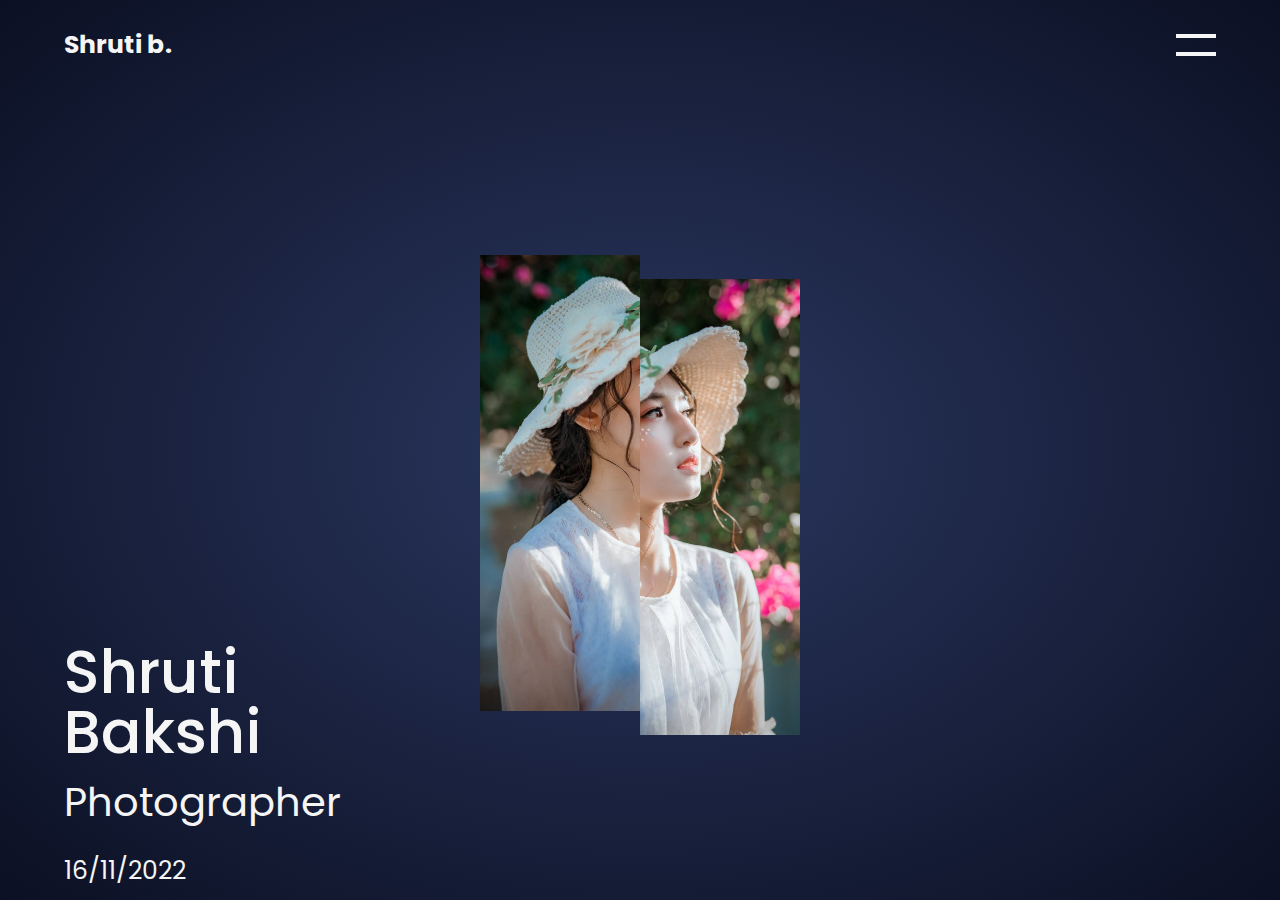
<file: index.html>
<!DOCTYPE html>
<html lang="en">
  <head>
    <meta charset="UTF-8" />
    <meta http-equiv="X-UA-Compatible" content="IE=edge" />
    <meta name="viewport" content="width=device-width, initial-scale=1.0" />
    <link rel="preconnect" href="https://fonts.googleapis.com" />
    <link rel="preconnect" href="https://fonts.gstatic.com" crossorigin />
    <link
      href="https://fonts.googleapis.com/css2?family=Poppins:wght@400;500&display=swap"
      rel="stylesheet"
    />
    <link rel="stylesheet" href="./styles/styles.css" />
    <title>Shruti Bakshi | Professional Photographer</title>
  </head>
  <body>
    <header class="main-head">
      <nav>
        <a class="logo" href="./">Shruti b.</a>
        <div class="nav-links">
          <div class="social-links">
            <h4>Social:</h4>
            <ul class="links">
              <li><a href="#">Instagram</a></li>
              <li><a href="#">Youtube</a></li>
              <li><a href="#">Facebook</a></li>
            </ul>
          </div>
          <div class="contact">
            <h4>Contact:</h4>
            <ul class="links">
              <li><a href="#">shrutik@gmail.com</a></li>
              <li><a href="#">+91-9999999999</a></li>
            </ul>
          </div>
        </div>
        <div class="burger">
          <span class="line line1"></span>
          <span class="line line2"></span>
        </div>
      </nav>
    </header>
    <main>
      <section class="intro">
        <div class="intro-texts">
          <h1>Shruti Bakshi</h1>
          <h2>Photographer</h2>
          <p>16/11/2022</p>
        </div>
        <a class="intro-images-container" href="./about/"
          ><div class="intro-images">
            <img src="./img/hero-left.jpg" alt="" class="hero-left" /><img
              src="./img/hero-right.jpg"
              alt=""
              class="hero-right"
            /></div
        ></a>
      </section>
    </main>
    <script src="./app.js"></script>
  </body>
</html>
</file>
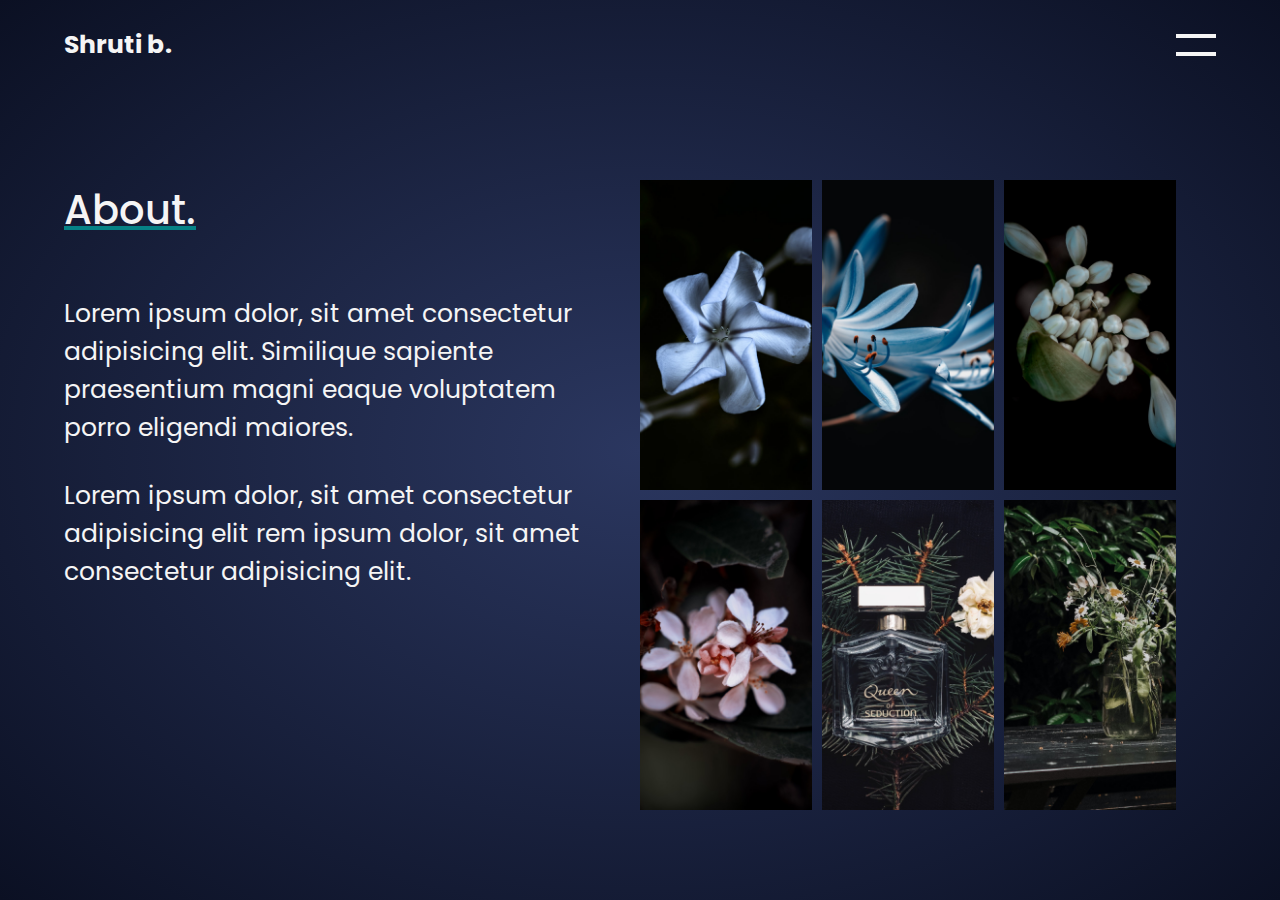
<file: about/index.html>
<!DOCTYPE html>
<html lang="en">
  <head>
    <meta charset="UTF-8" />
    <meta http-equiv="X-UA-Compatible" content="IE=edge" />
    <meta name="viewport" content="width=device-width, initial-scale=1.0" />
    <link rel="preconnect" href="https://fonts.googleapis.com" />
    <link rel="preconnect" href="https://fonts.gstatic.com" crossorigin />
    <link
      href="https://fonts.googleapis.com/css2?family=Poppins:wght@400;500&display=swap"
      rel="stylesheet"
    />
    <link rel="stylesheet" href="../styles/styles.css" />
    <title>Shruti Bakshi | Professional Photographer</title>
  </head>
  <body>
    <header class="main-head">
      <nav>
        <a class="logo" href="../">Shruti b.</a>
        <div class="nav-links">
          <div class="social-links">
            <h4>Social:</h4>
            <ul class="links">
              <li><a href="#">Instagram</a></li>
              <li><a href="#">Youtube</a></li>
              <li><a href="#">Facebook</a></li>
            </ul>
          </div>
          <div class="contact">
            <h4>Contact:</h4>
            <ul class="links">
              <li><a href="#">shrutik@gmail.com</a></li>
              <li><a href="#">+91-9999999999</a></li>
            </ul>
          </div>
        </div>
        <div class="burger">
          <span class="line line1"></span>
          <span class="line line2"></span>
        </div>
      </nav>
    </header>
    <main>
      <section class="about">
        <div class="about-texts">
          <h2>About.</h2>
          <p>
            Lorem ipsum dolor, sit amet consectetur adipisicing elit. Similique
            sapiente praesentium magni eaque voluptatem porro eligendi maiores.
          </p>
          <p>
            Lorem ipsum dolor, sit amet consectetur adipisicing elit rem ipsum
            dolor, sit amet consectetur adipisicing elit.
          </p>
        </div>
        <ul class="about-gallary">
          <li><img src="../img/gallary1.jpg" alt="" /></li>
          <li><img src="../img/gallary2.jpg" alt="" /></li>
          <li><img src="../img/gallary3.jpg" alt="" /></li>
          <li><img src="../img/gallary4.jpg" alt="" /></li>
          <li><img src="../img/gallary5.jpg" alt="" /></li>
          <li><img src="../img/gallary6.jpg" alt="" /></li>
        </ul>
      </section>
    </main>
    <script src="../app.js"></script>
  </body>
</html>
</file>
<file: styles/styles.css>
*,
*::after,
*::before {
  margin: 0px;
  padding: 0px;
  -webkit-box-sizing: border-box;
          box-sizing: border-box;
}

html {
  font-size: 62.5%;
}

body {
  font-family: "Poppins", sans-serif;
  background: radial-gradient(rgb(43, 55, 96), rgb(11, 16, 35));
  background-repeat: no-repeat;
  color: #f5f5f5;
}

h1 {
  font-size: 6rem;
}

h2 {
  font-size: 4rem;
}

h3 {
  font-size: 3.5rem;
}

h4,
h5 {
  font-size: 2.8rem;
}

p,
span,
input,
label,
li,
a,
button,
select,
option {
  font-size: 2.5rem;
  color: #f5f5f5;
}

ul,
ol {
  list-style: none;
}

a {
  text-decoration: none;
}

nav {
  display: -webkit-box;
  display: -ms-flexbox;
  display: flex;
  -webkit-box-pack: justify;
      -ms-flex-pack: justify;
          justify-content: space-between;
  -webkit-box-align: center;
      -ms-flex-align: center;
          align-items: center;
  min-height: 10vh;
  width: 90%;
  margin: auto;
  padding: 1rem 0;
}

.logo {
  font-weight: bold;
}

.nav-links {
  background: rgba(0, 0, 0, 0.4);
  -webkit-backdrop-filter: blur(3rem);
          backdrop-filter: blur(3rem);
  position: fixed;
  top: -100%;
  left: 0;
  width: 100%;
  height: 100%;
  padding: 10rem 5%;
  display: -webkit-box;
  display: -ms-flexbox;
  display: flex;
  -webkit-box-pack: center;
      -ms-flex-pack: center;
          justify-content: center;
  z-index: 2;
  -webkit-transition: -webkit-transform 0.4s ease;
  transition: -webkit-transform 0.4s ease;
  transition: transform 0.4s ease;
  transition: transform 0.4s ease, -webkit-transform 0.4s ease;
  overflow-y: scroll;
}
.nav-links h4 {
  padding-bottom: 2rem;
}
.nav-links p,
.nav-links a {
  font-size: 2.2rem;
  text-decoration: underline;
}

.social-links,
.contact {
  -webkit-box-flex: 1;
      -ms-flex: 1;
          flex: 1;
}
.social-links li,
.contact li {
  padding: 1rem 0;
}

.nav-open {
  -webkit-transform: translateY(100%);
          transform: translateY(100%);
}

.burger {
  display: -webkit-box;
  display: -ms-flexbox;
  display: flex;
  -webkit-box-orient: vertical;
  -webkit-box-direction: normal;
      -ms-flex-direction: column;
          flex-direction: column;
  -webkit-box-pack: center;
      -ms-flex-pack: center;
          justify-content: center;
  -webkit-box-align: center;
      -ms-flex-align: center;
          align-items: center;
  cursor: pointer;
  z-index: 2;
}

.line {
  padding: 0.2rem 2rem;
  margin: 0.7rem 0;
  background: #f5f5f5;
  -webkit-transition: all 0.4s ease;
  transition: all 0.4s ease;
}

.toggle {
  position: fixed;
  right: 5%;
}

.toggle .line1 {
  -webkit-transform: translateY(220%) rotateZ(45deg);
          transform: translateY(220%) rotateZ(45deg);
}

.toggle .line2 {
  -webkit-transform: translateY(-220%) rotateZ(-45deg);
          transform: translateY(-220%) rotateZ(-45deg);
}

.intro {
  min-height: 90vh;
  width: 90%;
  margin: auto;
  display: grid;
  grid-template-columns: 1fr 1fr 1fr;
}

.intro-texts {
  -ms-flex-item-align: end;
      align-self: end;
}
.intro-texts h1 {
  font-weight: 500;
  line-height: 1;
}
.intro-texts h2 {
  font-weight: 400;
  padding: 1rem 0;
}
.intro-texts p {
  padding: 1rem 0;
}

.intro-images-container {
  -ms-flex-item-align: center;
      align-self: center;
  justify-self: center;
  margin: 4rem 0;
}

.intro-images {
  display: -webkit-box;
  display: -ms-flexbox;
  display: flex;
  -webkit-box-pack: center;
      -ms-flex-pack: center;
          justify-content: center;
  -webkit-box-align: center;
      -ms-flex-align: center;
          align-items: center;
  overflow: hidden;
}
.intro-images img {
  max-width: 16rem;
  -webkit-transition: -webkit-transform 0.4s ease;
  transition: -webkit-transform 0.4s ease;
  transition: transform 0.4s ease;
  transition: transform 0.4s ease, -webkit-transform 0.4s ease;
  -o-object-fit: cover;
     object-fit: cover;
}

.hero-left {
  -webkit-transform: translateY(-5%);
          transform: translateY(-5%);
}

.hero-right {
  -webkit-transform: translateY(5%);
          transform: translateY(5%);
}

.intro-images:hover img {
  -webkit-transform: translateY(0);
          transform: translateY(0);
}

.about {
  min-height: 90vh;
  width: 90%;
  margin: auto;
  padding: 5rem 0;
  display: -webkit-box;
  display: -ms-flexbox;
  display: flex;
}

.about-texts {
  -webkit-box-flex: 1;
      -ms-flex: 1;
          flex: 1;
}
.about-texts h2 {
  padding: 4rem 0;
  font-weight: 500;
  text-decoration: underline;
  -webkit-text-decoration-color: rgb(6, 130, 134);
          text-decoration-color: rgb(6, 130, 134);
}
.about-texts p {
  padding: 1.5rem 0;
}

.about-gallary {
  padding: 4rem;
  -webkit-box-flex: 1;
      -ms-flex: 1;
          flex: 1;
  display: grid;
  grid-template-columns: repeat(3, 1fr);
  gap: 1rem;
}
.about-gallary li {
  overflow: hidden;
}
.about-gallary img {
  width: 100%;
  height: 100%;
  -o-object-fit: cover;
     object-fit: cover;
  -webkit-transition: -webkit-transform 0.4s ease;
  transition: -webkit-transform 0.4s ease;
  transition: transform 0.4s ease;
  transition: transform 0.4s ease, -webkit-transform 0.4s ease;
}
.about-gallary img:hover {
  -webkit-transform: scale(1.5);
          transform: scale(1.5);
}

@media screen and (max-width: 1200px) {
  html {
    font-size: 52%;
  }
}
@media screen and (max-width: 920px) {
  html {
    font-size: 42%;
  }
  .intro {
    grid-template-columns: auto;
  }
  .intro-texts {
    -webkit-box-ordinal-group: 3;
        -ms-flex-order: 2;
            order: 2;
    -ms-flex-item-align: center;
        align-self: center;
    text-align: center;
  }
  .intro-images-container {
    -webkit-box-ordinal-group: 2;
        -ms-flex-order: 1;
            order: 1;
  }
  .intro-images img {
    max-width: 20rem;
  }
  .about {
    -webkit-box-orient: vertical;
    -webkit-box-direction: normal;
        -ms-flex-direction: column;
            flex-direction: column;
  }
  .about-texts,
.about-gallary {
    -webkit-box-flex: 0;
        -ms-flex: 0;
            flex: 0;
  }
  .about-texts h2 {
    text-align: center;
    font-size: 6rem;
  }
  .about-gallary {
    gap: 3rem;
    padding: 4rem 0;
    grid-template-columns: repeat(auto-fit, minmax(30rem, 1fr));
  }
}
</file>
